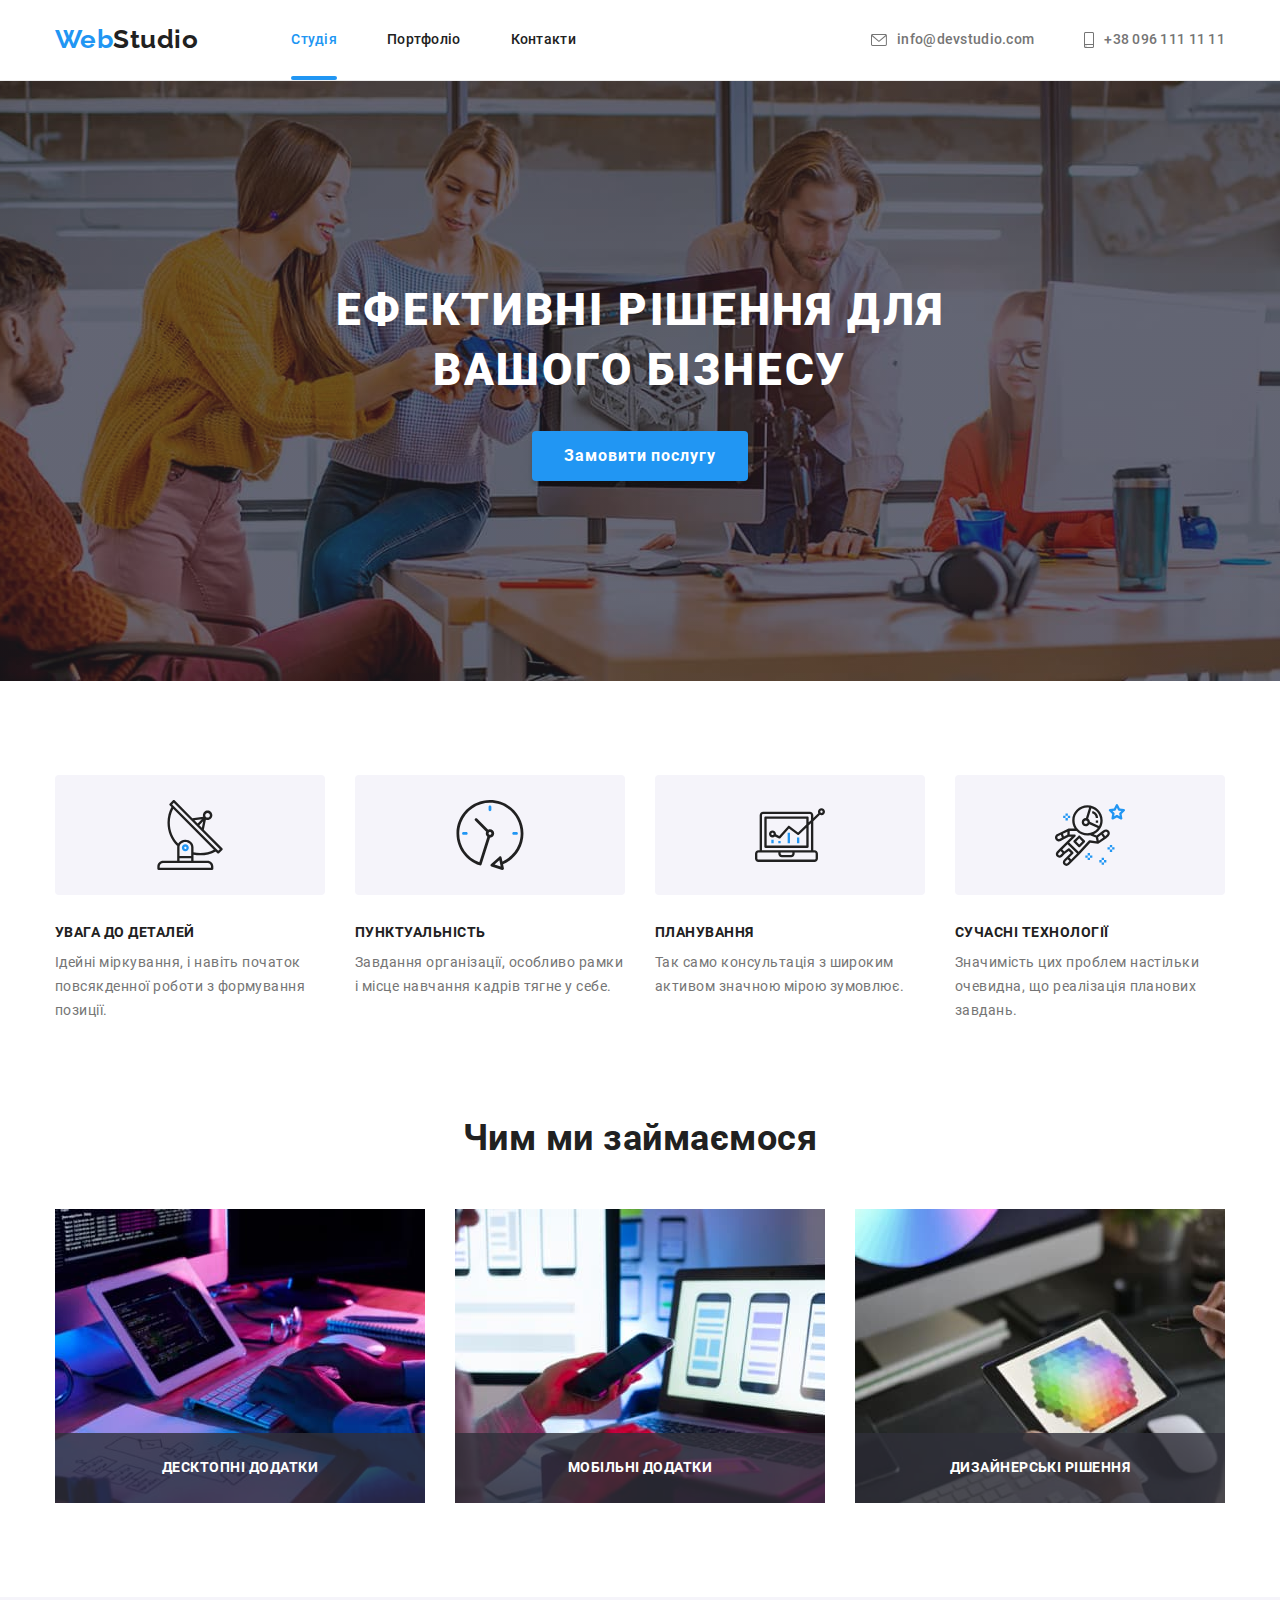
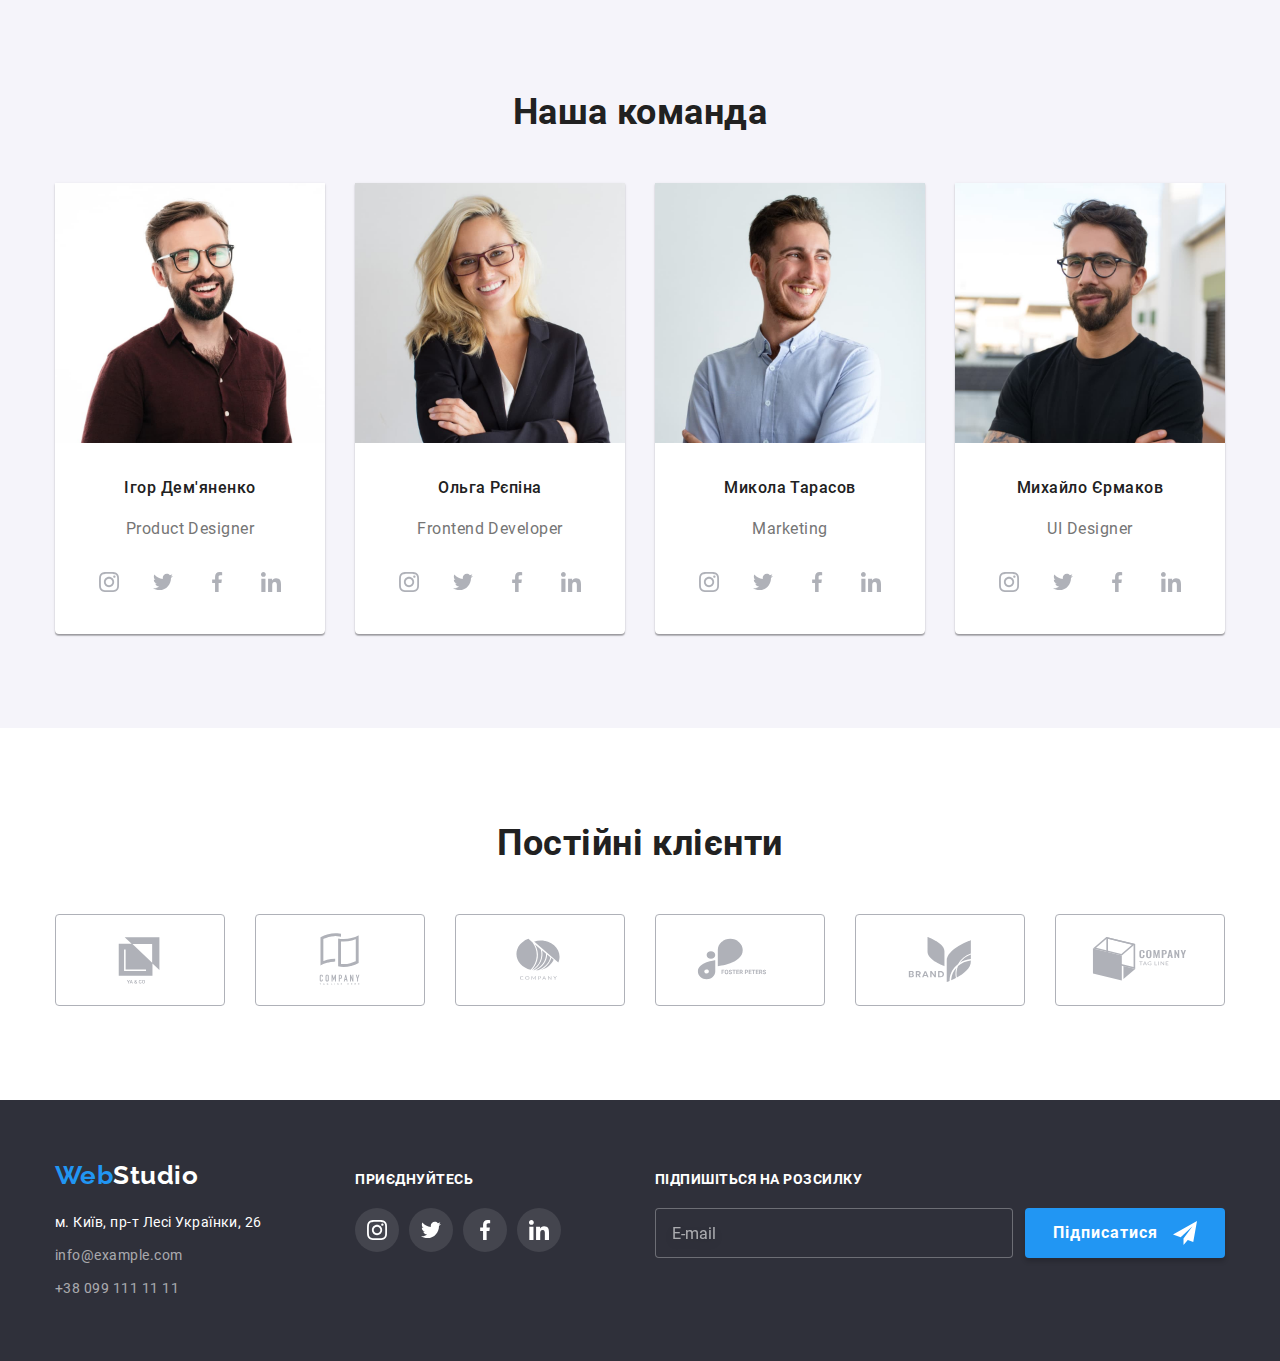
<file: index.html>
<!DOCTYPE html>
<html lang="uk">
<head>
    <meta charset="UTF-8">
    <meta http-equiv="X-UA-Compatible" content="IE=edge">
    <meta name="viewport" content="width=device-width, initial-scale=1.0">
    <title>Web-studio (Version 2.1)</title>
    <link rel="preconnect" href="https://fonts.googleapis.com">
    <link rel="preconnect" href="https://fonts.gstatic.com" crossorigin>
    <link rel="stylesheet" href="./css/main.min.css">
</head>
<body>
    <header class="header">
        <div class="container container__header">
            <nav class="header__page-nav">
            <a href="./index.html" class="logo logo_header" lang="en">
                <span class="logo__span">Web</span>Studio
            </a>
            <ul class="header__site-nav list">
                <li class="header__list-link"> <a href="./index.html" class="header__link header__link_current">Студія</a> </li>
                <li class="header__list-link"> <a href="./portfolio.html" class="header__link">Портфоліо</a> </li>
                <li class="header__list-link"> <a href="#" class="header__link">Контакти</a> </li>
            </ul>
            </nav>
            <ul class="header__site-nav list">
                <li class="header__list-link">
                    <a href="mailo:info@devstudio.com" class="header__link header__list-nav">
                        <svg width="16" height="12">
                        <use href="./images/icons.svg#icon-envelope" aria-label="іконка конвертик"></use>
                    </svg>
                    info@devstudio.com
                    </a>
                </li>
                <li class="header__list-link">
                    <a href="tel:+380961111111" class="header__link header__list-nav">
                        <svg width="10" height="16">
                        <use href="./images/icons.svg#icon-smartphone" aria-label="іконка смартфон"></use>
                    </svg> +38 096 111 11 11
                    </a>
                </li>
            </ul>
        </div>
     
    </header>
    <main>
        <section class="hero">
            <div class="container">    
            <h1 class="hero__title">Ефективні рішення для вашого бізнесу</h1>
            <button type="button" class="button" data-modal-open>Замовити послугу</button>
        </div>    
        </section>
        <!-- Особливості (заголовок відсутній на макеті,схований в css -селектор .visually-hidden) -->
        <section class="section">
            <div class="container">
            <h2 class="section__title visually-hidden">Особливості</h2>
            <ul class="list list_do">
                <li class="section__feature"> 
                    <div class="section__featuare-icon">
                    <svg class="section__fetuare-list-icon" width="70" height="70">
                        <use href="./images/icons.svg#icon-antenna" aria-label="іконка антена"></use>
                    </svg>
                    </div>
                    <h3 class="section__fetuare-list-title">Увага до деталей</h3>
                    <p class="section__fetuare-list-text">
                        Ідейні міркування, і навіть початок повсякденної роботи з формування позиції.
                    </p>
                </li>
                <li class="section__feature">
                    <div class="section__featuare-icon">
                    <svg class="section__fetuare-list-icon" width="70" height="70">
                        <use href="./images/icons.svg#icon-clock" aria-label="іконка часи"></use>
                    </svg>
                    </div>
                    <h3 class="section__fetuare-list-title">Пунктуальність</h3>
                    <p class="section__fetuare-list-text">
                        Завдання організації, особливо рамки і місце навчання кадрів тягне у себе.
                    </p>
                </li>
                <li class="section__feature">
                    <div class="section__featuare-icon">
                    <svg class="section__fetuare-list-icon" width="70" height="70">
                        <use href="./images/icons.svg#icon-diagram" aria-label="іконка антена"></use>
                    </svg>
                    </div>
                    <h3 class="section__fetuare-list-title">Планування</h3>
                    <p class="section__fetuare-list-text">
                        Так само консультація з широким активом значною мірою зумовлює.
                    </p>
                </li>
                <li class="section__feature">
                    <div class="section__featuare-icon">
                    <svg class="section__fetuare-list-icon" width="70" height="70">
                        <use href="./images/icons.svg#icon-astronaut" aria-label="іконка астронавт"></use>
                    </svg>
                    </div>
                    <h3 class="section__fetuare-list-title">Сучасні технології</h3>
                    <p class="section__fetuare-list-text">
                        Значимість цих проблем настільки очевидна, що реалізація планових завдань.
                    </p>
                </li>
            </ul>
            </div>
        </section>
        <!-- Чим займаємося -->
        <section class="section activity">
            <div class="container">
            <h2 class="section__title">Чим ми займаємося</h2>
            <ul class="list list_do">
                <li class="activity__photo">
                    <img src="./images/imgbox1.jpg" alt="компьютер з кодом на єкрані" width="370">
                    <div class="activity__box">
                        <p class="activity__text">Десктопні додатки</p>
                    </div>
                </li>
                <li class="activity__photo">
                    <img src="./images/box2.jpg" alt="телефон і ноутбук" width="370">
                    <div class="activity__box">
                        <p class="activity__text">Мобільні додатки</p>
                    </div>
                </li>
                <li class="activity__photo">
                    <img src="./images/box3.jpg" alt="планшет" width="370">
                    <div class="activity__box">
                        <p class="activity__text">Дизайнерські рішення</p>
                    </div>
                </li>
            </ul>
            </div>
        </section>
        <!-- Наша команда -->
        <section class="section team">
            <div class="container">
            <h2 class="section__title">Наша команда</h2>
            <ul class="list list_do">
                <li class="team__list">
                        <img src="./images/demjanenko.jpg" alt="Фото дизайнера продукту" width="270">
                        <div class="team__list-box">
                            <h3 class="team__list-title">Ігор Дем'яненко</h3>
                             <p class="team__list-text" lang="en">Product Designer</p>
                             <ul class="social-net social-net_mgn list">
                                <li class="social-net__item">
                                    <a href="#" class="social-net__link">
                                        <svg>
                                            <use href="./images/icons.svg#icon-instagram" aria-label="іконка інстаграма"></use>
                                        </svg>
                                    </a>
                                </li>
                                <li class="social-net__item">
                                    <a href="#" class="social-net__link">
                                        <svg>
                                            <use href="./images/icons.svg#icon-twiter" aria-label="іконка твітера"></use>
                                        </svg>
                                    </a>    
                                </li>
                                <li class="social-net__item">
                                    <a href="#" class="social-net__link">
                                        <svg>
                                            <use href="./images/icons.svg#icon-facebook" aria-label="іконка фейсбука"></use>
                                        </svg>
                                    </a>    
                                </li>
                                <li class="social-net__item">
                                    <a href="#" class="social-net__link">
                                        <svg>
                                            <use href="./images/icons.svg#icon-linkedin" aria-label="іконка линкедіна"></use>
                                        </svg>
                                    </a>    
                                </li>
                             </ul>
                        </div>
                </li>
                <li class="team__list">
                        <img src="./images/repina.jpg" alt="Фото фронтенд розробника" width="270">
                        <div class="team__list-box">
                            <h3 class="team__list-title">Ольга Рєпіна</h3>
                            <p class="team__list-text" lang="en">Frontend Developer</p>
                            <ul class="social-net social-net_mgn list">
                                <li class="social-net__item">
                                    <a href="#" class="social-net__link">
                                        <svg>
                                            <use href="./images/icons.svg#icon-instagram"></use>
                                        </svg>
                                    </a>
                                </li>
                                <li class="social-net__item">
                                    <a href="#" class="social-net__link">
                                        <svg>
                                            <use href="./images/icons.svg#icon-twiter"></use>
                                        </svg>
                                    </a>    
                                </li>
                                <li class="social-net__item">
                                    <a href="#" class="social-net__link">
                                        <svg>
                                            <use href="./images/icons.svg#icon-facebook"></use>
                                        </svg>
                                    </a>    
                                </li>
                                <li class="social-net__item">
                                    <a href="#" class="social-net__link">
                                        <svg>
                                            <use href="./images/icons.svg#icon-linkedin"></use>
                                        </svg>
                                    </a>    
                                </li>
                             </ul>
                        </div>
                </li>
                <li class="team__list">
                        <img src="./images/tarasov.jpg" alt="Фото маркетолога" width="270">
                        <div class="team__list-box">
                            <h3 class="team__list-title">Микола Тарасов</h3>
                            <p class="team__list-text" lang="en">Marketing</p>
                             <ul class="social-net social-net_mgn list">
                                <li class="social-net__item">
                                    <a href="#" class="social-net__link">
                                        <svg>
                                            <use href="./images/icons.svg#icon-instagram"></use>
                                        </svg>
                                    </a>
                                </li>
                                <li class="social-net__item">
                                    <a href="#" class="social-net__link">
                                        <svg>
                                            <use href="./images/icons.svg#icon-twiter"></use>
                                        </svg>
                                    </a>    
                                </li>
                                <li class="social-net__item">
                                    <a href="#" class="social-net__link">
                                        <svg>
                                            <use href="./images/icons.svg#icon-facebook"></use>
                                        </svg>
                                    </a>    
                                </li>
                                <li class="social-net__item">
                                    <a href="#" class="social-net__link">
                                        <svg>
                                            <use href="./images/icons.svg#icon-linkedin"></use>
                                        </svg>
                                    </a>    
                                </li>
                             </ul>                            
                        </div>
                </li>
                <li class="team__list">
                        <img src="./images/ermakov.jpg" alt="Фото дизайнера УІ" width="270">
                        <div class="team__list-box">
                            <h3 class="team__list-title">Михайло Єрмаков</h3>
                            <p class="team__list-text" lang="en">UI Designer</p>
                             <ul class="social-net social-net_mgn list">
                                <li class="social-net__item">
                                    <a href="#" class="social-net__link">
                                        <svg>
                                            <use href="./images/icons.svg#icon-instagram"></use>
                                        </svg>
                                    </a>
                                </li>
                                <li class="social-net__item">
                                    <a href="#" class="social-net__link">
                                        <svg>
                                            <use href="./images/icons.svg#icon-twiter"></use>
                                        </svg>
                                    </a>    
                                </li>
                                <li class="social-net__item">
                                    <a href="#" class="social-net__link">
                                        <svg>
                                            <use href="./images/icons.svg#icon-facebook"></use>
                                        </svg>
                                    </a>    
                                </li>
                                <li class="social-net__item">
                                    <a href="#" class="social-net__link">
                                        <svg>
                                            <use href="./images/icons.svg#icon-linkedin"></use>
                                        </svg>
                                    </a>    
                                </li>
                             </ul>                            
                        </div>
                </li>
            </ul>
            </div>
        </section>
        <!-- Постійні кліенти -->
        <section class="section">
            <div class="container">
                <h2 class="section__title">Постійні клієнти</h2>
                <ul class="list list_do">
                    <li class="section__client">
                        <a href="#" class="section__client-link">
                            <svg class="section__client-ikon">
                                <use href="./images/icons.svg#icon-client1" aria-label="іконка кліента"></use>
                            </svg>
                        </a>
                    </li>
                    <li class="section__client">
                        <a href="#" class="section__client-link">
                            <svg class="section__client-ikon">
                                <use href="./images/icons.svg#icon-client2" aria-label="іконка кліента"></use>
                            </svg>
                        </a>
                    </li>
                    <li class="section__client">
                        <a href="#" class="section__client-link">
                            <svg class="section__client-ikon">
                                <use href="./images/icons.svg#icon-client3" aria-label="іконка кліента"></use>
                            </svg>
                        </a>
                    </li>
                    <li class="section__client">
                        <a href="#" class="section__client-link">
                            <svg class="section__client-ikon">
                                <use href="./images/icons.svg#icon-client4" aria-label="іконка кліента"></use>
                            </svg>
                        </a>
                    </li>
                    <li class="section__client">
                        <a href="#" class="section__client-link">
                            <svg class="section__client-ikon">
                                <use href="./images/icons.svg#icon-client5" aria-label="іконка кліента"></use>
                            </svg>
                        </a>
                    </li>
                    <li class="section__client">
                        <a href="#" class="section__client-link">
                            <svg class="section__client-ikon">
                                <use href="./images/icons.svg#icon-client6" aria-label="іконка кліента"></use>
                            </svg>
                        </a>
                    </li>
                </ul>
            </div>
        </section>
        
    </main>
    <footer class="footer">
        <div class="container footer__content">
                <div>
                    <a href="./index.html" class="logo logo_footer" lang="en">
                        <span class="footer__logo-text"><span class="logo__span">Web</span>Studio</span>
                    </a>
                    <address>
                        <ul class="list">
                            <li class="footer__list-link">
                                <a href="https://goo.gl/maps/eBPXnMXbjHiN4jMv5" target="_blank" rel="noopener noreferrer nofollow" class="footer__link footer__address">
                                м. Київ, пр-т Лесі Українки, 26</a>
                                
                            </li>
                            <li class="footer__list-link">
                                <a href="mailto:info@example.com" class="footer__link footer__link_active">info@example.com</a> 
                            </li>
                            <li class="footer__list-link">
                                <a href="tel:+380991111111" class="footer__link footer__link_active">+38 099 111 11 11</a>
                            </li>
                        </ul>                                                    
                    </address>
                </div>
                <div>
                <h2 class="footer__social-net-title">приєднуйтесь</h2>
                <ul class="social-net social-net_jsfcon list">
                    <li class="social-net__item">
                        <a href="#" class="footer__social-link">
                            <svg class="footer__social-icon">
                                <use href="./images/icons.svg#icon-instagram"></use>
                            </svg>
                        </a>
                    </li>
                    <li class="social-net__item">
                        <a href="#" class="footer__social-link">
                            <svg class="footer__social-icon">
                                <use href="./images/icons.svg#icon-twiter"></use>
                            </svg>
                        </a>    
                    </li>
                    <li class="social-net__item">
                        <a href="#" class="footer__social-link">
                            <svg class="footer__social-icon">
                                <use href="./images/icons.svg#icon-facebook"></use>
                            </svg>
                        </a>    
                    </li>
                    <li class="social-net__item">
                        <a href="#" class="footer__social-link">
                            <svg class="footer__social-icon">
                                <use href="./images/icons.svg#icon-linkedin"></use>
                            </svg>
                        </a>    
                    </li>
                    </ul>                            
                </div>
                <form class="form-subscription">
                    <p class="form-subscription__text">Підпишіться на розсилку</p>
                    <div class="form-subscription__box">
                    <label class="label-footer">
                    <input type="email" name="f-email" class="form-subscription__input" placeholder="E-mail">
                    </label>
                    <button type="submit" class="form-subscription__button">Підписатися
                        <svg class="form-subscription__icon">
                        <use href="./images/icons.svg#icon-icon-send"></use>
                        </svg>
                    </button>
                    </div>
                </form>
        </div> 
    </footer>
    <div class="backdrop is-hidden" data-modal>
        <div class="modal">
            <button type="button" class="modal__button-close" data-modal-close>
                <svg class="modal__icon-close">
                    <use href="./images/icons.svg#icon-close-black" aria-label="кнопка хрестик"></use>
                </svg>
            </button>
            <b class="modal__title">Залиште свої дані, ми вам передзвонимо</b>
            <form name="form-modal" class="form-modal">
                <label class="form-modal__label">
                    <span class="form-modal__text-label">Ім'я</span> 
                    <div class="form-modal__box">
                        <input type="text" name="input-name" class="form-modal__input"/>
                        <svg class="form-modal__icon-input">
                            <use href="./images/icons.svg#icon-person-black"></use>
                        </svg>
                    </div>
                </label>
                <label class="form-modal__label">
                    <span class="form-modal__text-label">Телефон</span> 
                    <div class="form-modal__box">
                        <input type="tel" name="input-tel" class="form-modal__input" required/>
                        <svg class="form-modal__icon-input">
                            <use href="./images/icons.svg#icon-phone-black"></use>
                        </svg>
                    </div>
                </label>
                <label class="form-modal__label">
                    <span class="form-modal__text-label">Пошта</span>
                    <div class="form-modal__box"> 
                        <input type="email" name="input-mail" class="form-modal__input"/>
                        <svg class="form-modal__icon-input">
                                <use href="./images/icons.svg#icon-email-black"></use>
                        </svg>
                    </div>
                </label>
                <label class="form-modal__label">
                    <span class="form-modal__text-label">Коментар</span> 
                    <textarea name="comment" placeholder="Введіть текст" class="form-modal__textarea"></textarea>
                </label>
                <label class="form-modal__label form-modal__label-check">
                    <input type="checkbox" name="form-check" class="form-modal__check" required/>
                    <svg class="form-modal__icon-checkbox">
                        <use href="./images/icons.svg#icon-icon-check"></use>
                    </svg>
                    Погоджуюся з розсилкою та приймаю&nbsp;
                    <a href="#" class="form-modal__link-check">Умови договору</a>
                </label>
                <button type="submit" class="button form-modal__button">Відправити</button>
            </form>
        </div>
    </div>
<script src="./js/modal.js"></script>    
</body>
</html>
</file>
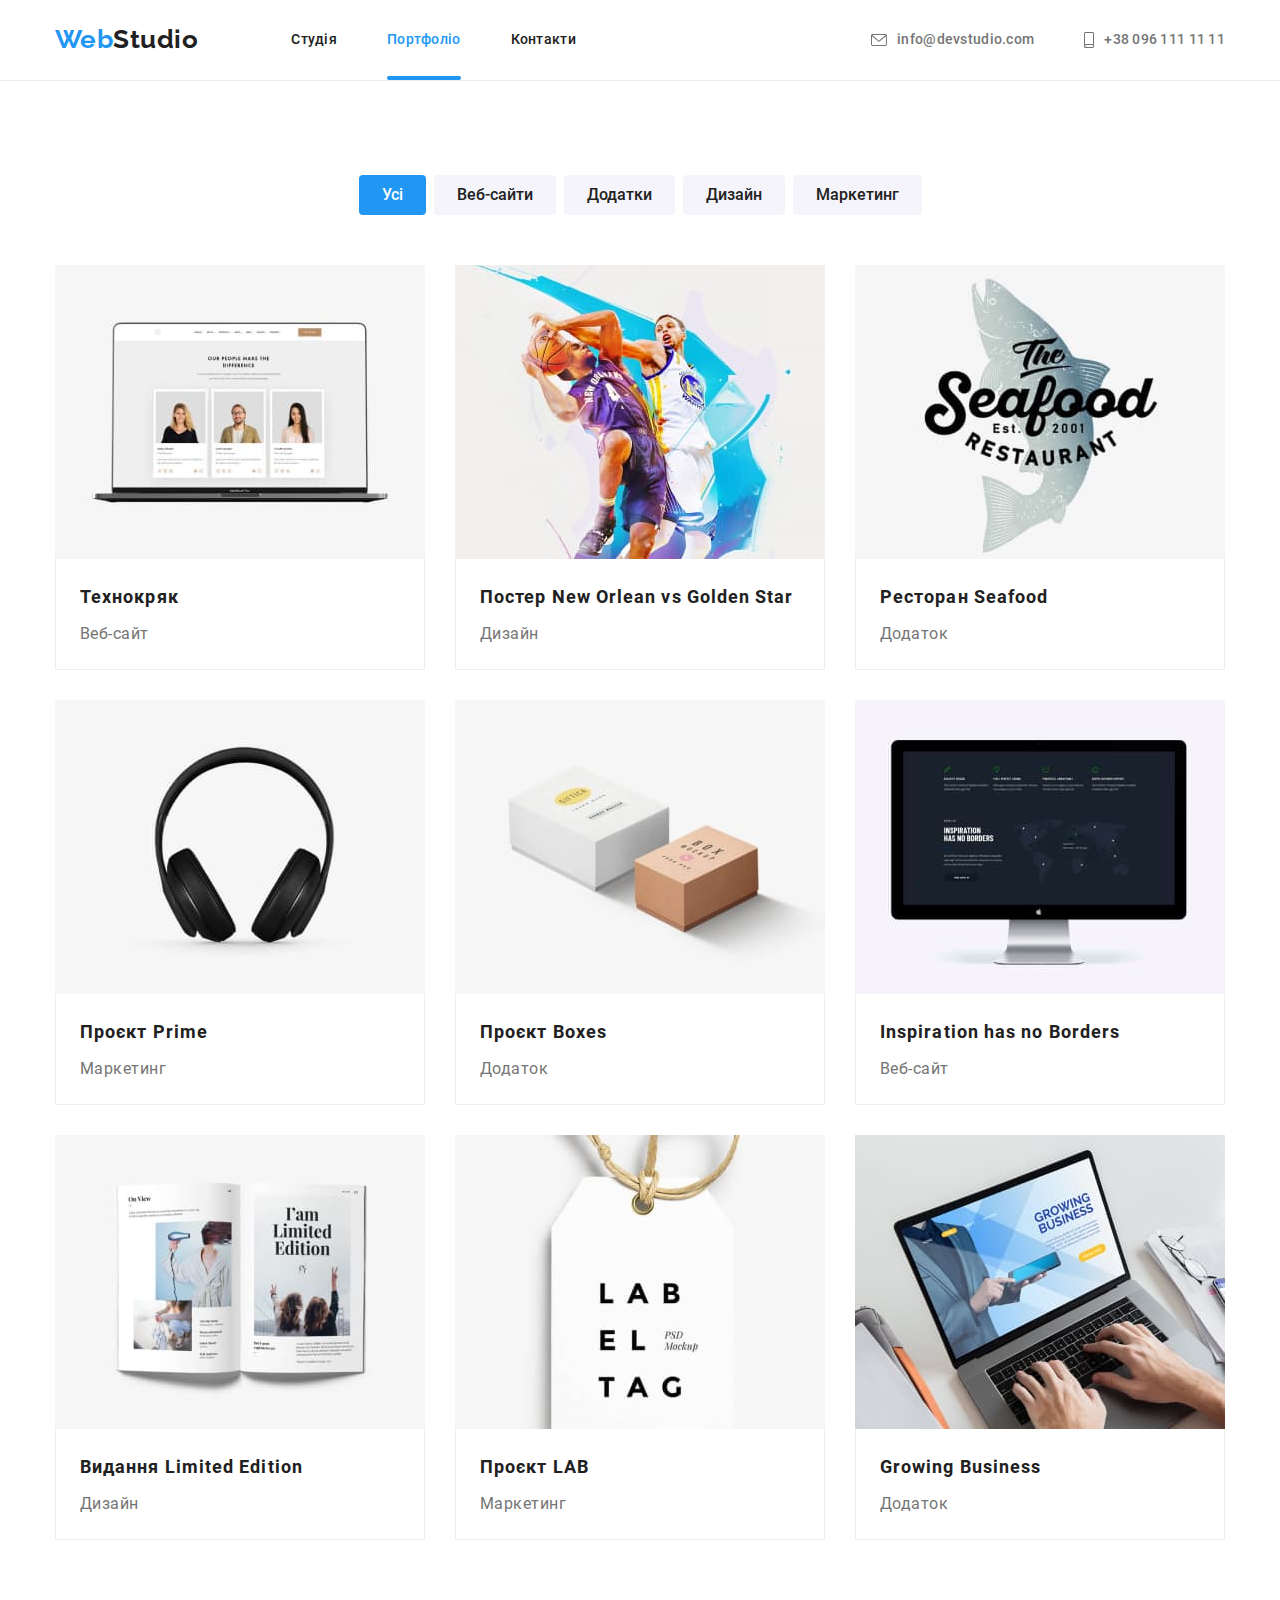
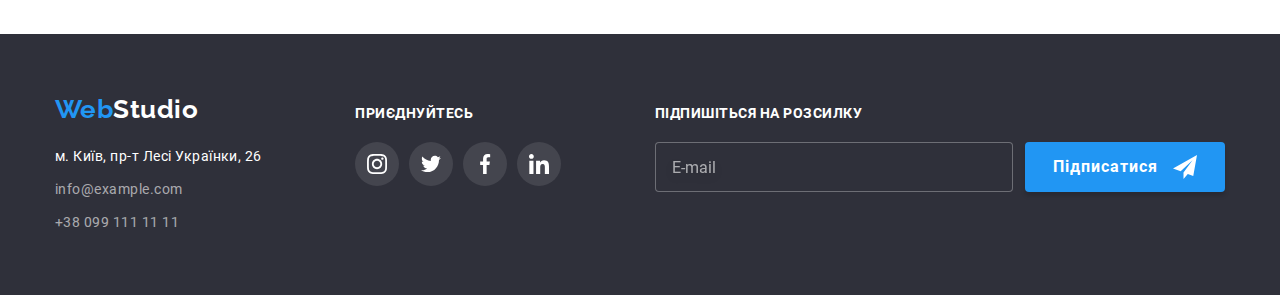
<file: portfolio.html>
<!DOCTYPE html>
<html lang="uk">
<head>
    <meta charset="UTF-8">
    <meta http-equiv="X-UA-Compatible" content="IE=edge">
    <meta name="viewport" content="width=device-width, initial-scale=1.0">
    <title>Portfolio</title>
    <link rel="preconnect" href="https://fonts.googleapis.com">
    <link rel="preconnect" href="https://fonts.gstatic.com" crossorigin>
    <link rel="stylesheet" href="./css/main.min.css">
</head>
<body>
    <header class="header">
        <div class="container container__header">
            <nav class="header__page-nav">
            <a href="./index.html" class="logo logo_header" lang="en">
                <span class="logo__span">Web</span>Studio
            </a>
            <ul class="header__site-nav list">
                <li class="header__list-link"> <a href="./index.html" class="header__link">Студія</a> </li>
                <li class="header__list-link"> <a href="./portfolio.html" class="header__link header__link_current">Портфоліо</a> </li>
                <li class="header__list-link"> <a href="#" class="header__link">Контакти</a> </li>
            </ul>
            </nav>
            <ul class="header__site-nav list">
                <li class="header__list-link">
                    <a href="mailo:info@devstudio.com" class="header__link header__list-nav">
                        <svg width="16" height="12">
                        <use href="./images/icons.svg#icon-envelope" aria-label="іконка конвертик"></use>
                    </svg>
                    info@devstudio.com
                    </a>
                </li>
                <li class="header__list-link">
                    <a href="tel:+380961111111" class="header__link header__list-nav">
                        <svg width="10" height="16">
                        <use href="./images/icons.svg#icon-smartphone" aria-label="іконка смартфон"></use>
                    </svg> +38 096 111 11 11
                    </a>
                </li>
            </ul>
        </div>
     
    </header>
    <main>
        <section class="section">
            <div class="container">
           <h1 class="visually-hidden">Наші роботи</h1> 
           <ul class="list filter">
            <li class="filter__item"><button type="button" class="filter__button primary">Усі</button></li>
            <li class="filter__item"><button type="button" class="filter__button">Веб-сайти</button></li>
            <li class="filter__item"><button type="button" class="filter__button">Додатки</button></li>  
            <li class="filter__item"><button type="button" class="filter__button">Дизайн</button></li>  
            <li class="filter__item"><button type="button" class="filter__button">Маркетинг</button></li>
           </ul>
           <ul class="list case-cards">
            <li class="case-cards__card">
                <a href="#" class="cardlink">
                    <div class="cardlink__box">
                        <img src="./images/web1.jpg" alt="фото веб-сайту" width="370">
                        <p class="cardlink__overlay">Ресурс пропонує комплексні пропозиції з різним рівнем функціоналу та сервісів. 
                            Все це дозволить відвідувачу отримати вичерпні відомості про компанію чи приватну особу.</p>
                    </div>
                    <div class="cardlink__descrpn">
                        <h2 class="cardlink__title">Технокряк</h2>
                        <p class="cardlink__text">Веб-сайт</p>
                    </div>
                </a>         
            </li>
              <li class="case-cards__card">
                <a href="#" class="cardlink">
                    <div class="cardlink__box">
                        <img src="./images/design1.jpg" alt="постер" width="370">
                        <p class="cardlink__overlay">Ресурс пропонує комплексні пропозиції з різним рівнем функціоналу та сервісів. 
                            Все це дозволить відвідувачу отримати вичерпні відомості про компанію чи приватну особу.</p>
                    </div>
                    <div class="cardlink__descrpn">
                        <h2 class="cardlink__title">Постер New Orlean vs Golden Star</h2>
                        <p class="cardlink__text">Дизайн</p>
                    </div>
                </a>                    
            </li>
            <li class="case-cards__card">
                <a href="#" class="cardlink">
                    <div class="cardlink__box">
                        <img src="./images/addition1.jpg" alt="фото додатку ресторану" width="370">
                        <p class="cardlink__overlay">Ресурс пропонує комплексні пропозиції з різним рівнем функціоналу та сервісів. 
                        Все це дозволить відвідувачу отримати вичерпні відомості про компанію чи приватну особу.</p>
                    </div>
                    <div class="cardlink__descrpn">
                        <h2 class="cardlink__title">Ресторан Seafood</h2>
                        <p class="cardlink__text">Додаток</p>
                    </div>       
                </a>                    
            </li>
            <li class="case-cards__card">
                <a href="#" class="cardlink">
                    <div class="cardlink__box">
                        <img src="./images/marketing1.jpg" alt="навушники" width="370">
                        <p class="cardlink__overlay">Ресурс пропонує комплексні пропозиції з різним рівнем функціоналу та сервісів. 
                        Все це дозволить відвідувачу отримати вичерпні відомості про компанію чи приватну особу.</p>
                    </div>    
                    <div class="cardlink__descrpn">
                        <h2 class="cardlink__title">Проєкт Prime</h2>
                        <p class="cardlink__text">Маркетинг</p>
                    </div>
                </a>                    
            </li>
              <li class="case-cards__card">
                <a href="#" class="cardlink">
                    <div class="cardlink__box">
                        <img src="./images/addition2.jpg" alt="фото додатку" width="370">
                        <p class="cardlink__overlay">Ресурс пропонує комплексні пропозиції з різним рівнем функціоналу та сервісів. 
                                Все це дозволить відвідувачу отримати вичерпні відомості про компанію чи приватну особу.</p>
                    </div>
                    <div class="cardlink__descrpn">
                        <h2 class="cardlink__title">Проєкт Boxes</h2>
                        <p class="cardlink__text">Додаток</p>
                    </div>
                </a>                    
            </li>
              <li class="case-cards__card">
                <a href="#" class="cardlink">
                    <div class="cardlink__box">
                        <img src="./images/web2.jpg" alt="монитор компьютера" width="370">
                        <p class="cardlink__overlay">Ресурс пропонує комплексні пропозиції з різним рівнем функціоналу та сервісів. 
                                Все це дозволить відвідувачу отримати вичерпні відомості про компанію чи приватну особу.</p>
                    </div>
                    <div class="cardlink__descrpn">
                        <h2 class="cardlink__title">Inspiration has no Borders</h2>
                        <p class="cardlink__text">Веб-сайт</p>
                    </div>
                </a>                    
            </li>
              <li class="case-cards__card">
                <a href="#" class="cardlink">
                    <div class="cardlink__box">
                        <img src="./images/design2.jpg" alt="розгорнута книга" width="370">
                        <p class="cardlink__overlay">Ресурс пропонує комплексні пропозиції з різним рівнем функціоналу та сервісів. 
                        Все це дозволить відвідувачу отримати вичерпні відомості про компанію чи приватну особу.</p>
                    </div>
                    <div class="cardlink__descrpn">
                        <h2 class="cardlink__title">Видання Limited Edition</h2>
                        <p class="cardlink__text">Дизайн</p>
                    </div>
                </a>                    
            </li>
              <li class="case-cards__card">
                <a href="#" class="cardlink">
                    <div class="cardlink__box">
                        <img src="./images/marketing2.jpg" alt="етикетка" width="370">
                        <p class="cardlink__overlay">Ресурс пропонує комплексні пропозиції з різним рівнем функціоналу та сервісів. 
                        Все це дозволить відвідувачу отримати вичерпні відомості про компанію чи приватну особу.</p>
                    </div>    
                    <div class="cardlink__descrpn">
                        <h2 class="cardlink__title">Проєкт LAB</h2>
                        <p class="cardlink__text">Маркетинг</p>
                    </div>                        
                </a>                    
            </li>
              <li class="case-cards__card">
                <a href="#" class="cardlink">
                    <div class="cardlink__box">
                        <img src="./images/addition3.jpg" alt="ноутбук" width="370">
                        <p class="cardlink__overlay">Ресурс пропонує комплексні пропозиції з різним рівнем функціоналу та сервісів. 
                                Все це дозволить відвідувачу отримати вичерпні відомості про компанію чи приватну особу.</p>
                    </div>
                    <div class="cardlink__descrpn">
                        <h2 class="cardlink__title">Growing Business</h2>
                        <p class="cardlink__text">Додаток</p>
                    </div>      
                </a>                                      
            </li>
           </ul>
           </div>
        </section>
    </main>
    <footer class="footer">
        <div class="container footer__content">
                <div>
                    <a href="./index.html" class="logo logo_footer" lang="en">
                        <span class="footer__logo-text"><span class="logo__span">Web</span>Studio</span>
                    </a>
                    <address>
                        <ul class="list">
                            <li class="footer__list-link">
                                <a href="https://goo.gl/maps/eBPXnMXbjHiN4jMv5" target="_blank" rel="noopener noreferrer nofollow" class="footer__link footer__address">
                                м. Київ, пр-т Лесі Українки, 26</a>
                                
                            </li>
                            <li class="footer__list-link">
                                <a href="mailto:info@example.com" class="footer__link footer__link_active">info@example.com</a> 
                            </li>
                            <li class="footer__list-link">
                                <a href="tel:+380991111111" class="footer__link footer__link_active">+38 099 111 11 11</a>
                            </li>
                        </ul>                                                    
                    </address>
                </div>
                <div>
                <h2 class="footer__social-net-title">приєднуйтесь</h2>
                <ul class="social-net social-net_jsfcon list">
                    <li class="social-net__item">
                        <a href="#" class="footer__social-link">
                            <svg class="footer__social-icon">
                                <use href="./images/icons.svg#icon-instagram"></use>
                            </svg>
                        </a>
                    </li>
                    <li class="social-net__item">
                        <a href="#" class="footer__social-link">
                            <svg class="footer__social-icon">
                                <use href="./images/icons.svg#icon-twiter"></use>
                            </svg>
                        </a>    
                    </li>
                    <li class="social-net__item">
                        <a href="#" class="footer__social-link">
                            <svg class="footer__social-icon">
                                <use href="./images/icons.svg#icon-facebook"></use>
                            </svg>
                        </a>    
                    </li>
                    <li class="social-net__item">
                        <a href="#" class="footer__social-link">
                            <svg class="footer__social-icon">
                                <use href="./images/icons.svg#icon-linkedin"></use>
                            </svg>
                        </a>    
                    </li>
                    </ul>                            
                </div>
                <form class="form-subscription">
                    <p class="form-subscription__text">Підпишіться на розсилку</p>
                    <div class="form-subscription__box">
                    <label class="label-footer">
                    <input type="email" name="f-email" class="form-subscription__input" placeholder="E-mail">
                    </label>
                    <button type="submit" class="form-subscription__button">Підписатися
                        <svg class="form-subscription__icon">
                        <use href="./images/icons.svg#icon-icon-send"></use>
                        </svg>
                    </button>
                    </div>
                </form>
        </div> 
    </footer>
</body>
</file>
<file: css/main.min.css>
@font-face{font-family:"Roboto";font-style:normal;font-weight:400;src:url("../fonts/roboto-v30-latin_cyrillic-regular.eot");src:local(""),url("../fonts/roboto-v30-latin_cyrillic-regular.eot?#iefix") format("embedded-opentype"),url("../fonts/roboto-v30-latin_cyrillic-regular.woff2") format("woff2"),url("../fonts/roboto-v30-latin_cyrillic-regular.woff") format("woff"),url("../fonts/roboto-v30-latin_cyrillic-regular.ttf") format("truetype"),url("../fonts/roboto-v30-latin_cyrillic-regular.svg#Roboto") format("svg")}@font-face{font-family:"Roboto";font-style:normal;font-weight:500;src:url("../fonts/roboto-v30-latin_cyrillic-500.eot");src:local(""),url("../fonts/roboto-v30-latin_cyrillic-500.eot?#iefix") format("embedded-opentype"),url("../fonts/roboto-v30-latin_cyrillic-500.woff2") format("woff2"),url("../fonts/roboto-v30-latin_cyrillic-500.woff") format("woff"),url("../fonts/roboto-v30-latin_cyrillic-500.ttf") format("truetype"),url("../fonts/roboto-v30-latin_cyrillic-500.svg#Roboto") format("svg")}@font-face{font-family:"Roboto";font-style:normal;font-weight:700;src:url("../fonts/roboto-v30-latin_cyrillic-700.eot");src:local(""),url("../fonts/roboto-v30-latin_cyrillic-700.eot?#iefix") format("embedded-opentype"),url("../fonts/roboto-v30-latin_cyrillic-700.woff2") format("woff2"),url("../fonts/roboto-v30-latin_cyrillic-700.woff") format("woff"),url("../fonts/roboto-v30-latin_cyrillic-700.ttf") format("truetype"),url("../fonts/roboto-v30-latin_cyrillic-700.svg#Roboto") format("svg")}@font-face{font-family:"Roboto";font-style:normal;font-weight:900;src:url("../fonts/roboto-v30-latin_cyrillic-900.eot");src:local(""),url("../fonts/roboto-v30-latin_cyrillic-900.eot?#iefix") format("embedded-opentype"),url("../fonts/roboto-v30-latin_cyrillic-900.woff2") format("woff2"),url("../fonts/roboto-v30-latin_cyrillic-900.woff") format("woff"),url("../fonts/roboto-v30-latin_cyrillic-900.ttf") format("truetype"),url("../fonts/roboto-v30-latin_cyrillic-900.svg#Roboto") format("svg")}@font-face{font-family:"Raleway";font-style:normal;font-weight:700;src:url("../fonts/raleway-v28-latin_cyrillic-700.eot");src:local(""),url("../fonts/raleway-v28-latin_cyrillic-700.eot?#iefix") format("embedded-opentype"),url("../fonts/raleway-v28-latin_cyrillic-700.woff2") format("woff2"),url("../fonts/raleway-v28-latin_cyrillic-700.woff") format("woff"),url("../fonts/raleway-v28-latin_cyrillic-700.ttf") format("truetype"),url("../fonts/raleway-v28-latin_cyrillic-700.svg#Raleway") format("svg")}/*! modern-normalize v1.1.0 | MIT License | https://github.com/sindresorhus/modern-normalize */*,::before,::after{box-sizing:border-box}html{-moz-tab-size:4;tab-size:4}html{line-height:1.15;-webkit-text-size-adjust:100%}body{margin:0}body{font-family:system-ui,-apple-system,"Segoe UI",Roboto,Helvetica,Arial,sans-serif,"Apple Color Emoji","Segoe UI Emoji"}hr{height:0;color:inherit}abbr[title]{text-decoration:underline dotted}b,strong{font-weight:bolder}code,kbd,samp,pre{font-family:ui-monospace,SFMono-Regular,Consolas,"Liberation Mono",Menlo,monospace;font-size:1em}small{font-size:80%}sub,sup{font-size:75%;line-height:0;position:relative;vertical-align:baseline}sub{bottom:-0.25em}sup{top:-0.5em}table{text-indent:0;border-color:inherit}button,input,optgroup,select,textarea{font-family:inherit;font-size:100%;line-height:1.15;margin:0}button,select{text-transform:none}button,[type=button],[type=reset],[type=submit]{-webkit-appearance:button}::-moz-focus-inner{border-style:none;padding:0}:-moz-focusring{outline:1px dotted ButtonText}:-moz-ui-invalid{box-shadow:none}legend{padding:0}progress{vertical-align:baseline}::-webkit-inner-spin-button,::-webkit-outer-spin-button{height:auto}[type=search]{-webkit-appearance:textfield;outline-offset:-2px}::-webkit-search-decoration{-webkit-appearance:none}::-webkit-file-upload-button{-webkit-appearance:button;font:inherit}summary{display:list-item}:root{--basic-text-color:#757575;--title-text-color:#212121;--secondary-text-color:#FFFFFF;--accent-color:#2196F3;--primary-bg-color:#FFFFFF;--basic-background-color:#F5F5F5;--secondary-background-color:#F5F4FA;--accent-background-color:#2F303A;--active-bg-color:#188CEB;--basic-border-color: #AFB1B8}body{font-family:"Roboto",sans-serif;letter-spacing:.03em;color:var(--basic-text-color);background:var(--primary-bg-color)}h1,h2,h3,p,ul{margin-top:0;margin-bottom:0}ul{padding:0}img{display:block;max-width:100%;height:auto}.container{width:1200px;padding-right:15px;padding-left:15px;margin-right:auto;margin-left:auto}.section{padding-top:94px;padding-bottom:94px}.section__title{margin-bottom:50px;font-weight:700;font-size:36px;line-height:1.17;text-align:center;color:var(--title-text-color)}.list{list-style:none}.list_do{display:flex;justify-content:space-between}.visually-hidden{position:absolute;white-space:nowrap;width:1px;height:1px;overflow:hidden;border:0;padding:0;clip:rect(0 0 0 0);clip-path:inset(50%);margin:-1px}.logo{display:inline-block;font-family:"Raleway",sans-serif;font-weight:700;font-size:26px;line-height:1.2;text-decoration:none}.logo_header{padding-top:24px;padding-bottom:25px;margin-right:93px;color:var(--title-text-color)}.logo_footer{margin-bottom:20px}.logo__span{color:var(--accent-color)}.header{border-bottom:1px solid #ececec}.container__header{display:flex;justify-content:space-between;align-items:center}.header__page-nav{display:flex}.header__site-nav{display:flex;align-items:center}.header__site-nav .header__list-link{position:relative}.header__site-nav .header__list-link:not(:last-child){margin-right:50px}.header__site-nav .header__link{display:inline-block;padding-top:32px;padding-bottom:32px;font-weight:500;font-size:14px;line-height:1.14;letter-spacing:.02em;color:var(--title-text-color);text-decoration:none;transition:color 250ms cubic-bezier(0.4, 0, 0.2, 1)}.header__site-nav .header__link:hover,.header__site-nav .header__link:focus{color:var(--accent-color)}.header__site-nav .header__list-nav{display:flex;align-items:center;gap:10px;color:var(--basic-text-color);fill:currentColor}.header__site-nav .header__link_current{color:var(--accent-color)}.header__site-nav .header__link_current::after{display:inline-block;position:absolute;left:0;bottom:0;content:"";width:100%;height:4px;background-color:var(--accent-color);border-radius:2px}.hero{max-width:1600px;height:600px;padding-top:200px;padding-bottom:280px;margin:0 auto;background-image:linear-gradient(to left, rgba(47, 48, 58, 0.4), rgba(47, 48, 58, 0.4)),url("../images/imghero.jpg");background-color:var(--accent-background-color);background-position:center;background-repeat:no-repeat;background-size:cover}.hero__title{width:696px;margin-right:auto;margin-left:auto;margin-bottom:30px;font-weight:900;font-size:44px;line-height:1.36;text-align:center;letter-spacing:.06em;text-transform:uppercase;color:var(--secondary-text-color)}.button{display:flex;justify-content:center;align-items:center;width:216px;height:50px;margin-right:auto;margin-left:auto;border:0;cursor:pointer;font-family:inherit;font-weight:700;font-size:16px;line-height:1.9;text-align:center;letter-spacing:.06em;color:var(--secondary-text-color);background-color:var(--accent-color);box-shadow:0px 4px 4px rgba(0,0,0,.15);border-radius:4px;transition:background-color 250ms cubic-bezier(0.4, 0, 0.2, 1)}.button:hover,.button:focus{background-color:var(--active-bg-color)}.section__feature{min-width:270px}.section__feature:not(:last-child){margin-right:30px}.section__featuare-icon{display:flex;justify-content:center;align-items:center;width:270px;height:120px;margin-bottom:30px;border-radius:4px;background:var(--secondary-background-color)}.section__fetuare-list-icon{display:block;margin-left:auto;margin-right:auto}.section__fetuare-list-title{margin-bottom:10px;font-weight:700;font-size:14px;line-height:1.14;text-transform:uppercase;color:var(--title-text-color)}.section__fetuare-list-text{font-size:14px;line-height:1.71}.activity{padding-top:0}.activity__photo{position:relative}.activity__photo:not(:last-child){margin-right:30px;max-width:370px}.activity__box{position:absolute;left:0;bottom:0;width:100%;height:70px;background:rgba(47,48,58,.8)}.activity__text{padding:27px 0;font-weight:700;font-size:14px;line-height:1.14;text-align:center;text-transform:uppercase;color:var(--primary-bg-color)}.team{background:var(--secondary-background-color)}.team__list{background:var(--primary-bg-color);box-shadow:0px 1px 3px rgba(0,0,0,.12),0px 1px 1px rgba(0,0,0,.14),0px 2px 1px rgba(0,0,0,.2);border-radius:0px 0px 4px 4px}.team__list:not(:last-child){margin-right:30px;max-width:270px}.team__list-box{padding:30px}.team__list-title{margin-bottom:10px;font-weight:500;font-size:16px;line-height:1.9;text-align:center;color:var(--title-text-color)}.team__list-text{font-size:16px;line-height:1.9;text-align:center}.social-net{display:flex;justify-content:center;align-items:center;gap:10px}.social-net_mgn{margin-top:16px}.social-net__item{width:44px;height:44px}.social-net__link{display:flex;width:100%;height:100%;color:var(--basic-border-color);background-color:var(--secondary-text-color);border-radius:50%;fill:currentColor;transition:color 250ms cubic-bezier(0.4, 0, 0.2, 1),background-color 250ms cubic-bezier(0.4, 0, 0.2, 1)}.social-net__link:hover,.social-net__link:focus{color:var(--primary-bg-color);background-color:var(--accent-color)}.section__client{width:170px;height:92px}.section__client:not(:last-child){margin-right:30px}.section__client-link{display:flex;align-items:center;justify-content:center;width:100%;height:100%;border:1px solid var(--basic-border-color);border-radius:4px;color:var(--basic-border-color);fill:currentColor;transition:color 250ms cubic-bezier(0.4, 0, 0.2, 1),border-color 250ms cubic-bezier(0.4, 0, 0.2, 1)}.section__client-link:hover,.section__client-link:focus{color:var(--accent-color);border-color:var(--accent-color)}.section__client-ikon{width:106px;height:60px}.footer{padding-top:60px;padding-bottom:60px;background-color:var(--accent-background-color)}.footer__content{display:flex;align-items:baseline;justify-content:space-between}.footer__list-link:not(:last-child){margin-bottom:9px}.footer__link{display:inline-block;font-style:normal;font-size:14px;line-height:1.71;color:rgba(255,255,255,.6);text-decoration:none;transition:color 1250ms cubic-bezier(0.4, 0, 0.2, 1)}.footer__logo-text,.footer__address{color:var(--secondary-text-color)}.footer__link_active:hover,.footer__link_active:focus{color:var(--accent-color)}.footer__social-net-title{margin-bottom:20px;font-weight:700;font-size:14px;line-height:1.14;text-transform:uppercase;color:var(--primary-bg-color)}.social-net_jsfcon{justify-content:flex-start}.footer__social-link{display:flex;width:100%;height:100%;color:var(--basic-border-color);background-color:rgba(255,255,255,.1);border-radius:50%;transition:background-color 250ms cubic-bezier(0.4, 0, 0.2, 1)}.footer__social-link:hover,.footer__social-link:focus{background-color:var(--accent-color)}.footer__social-icon{fill:var(--secondary-text-color)}.form-subscription{height:86px}.form-subscription__text{margin-bottom:20px;font-weight:700;font-size:14px;line-height:1.14;text-transform:uppercase;color:var(--primary-bg-color)}.form-subscription__box{display:flex;justify-content:right;align-items:center}.form-subscription__input{width:358px;height:50px;margin-right:12px;padding-left:16px;border:1px solid rgba(255,255,255,.3);background-color:var(--accent-background-color);border-radius:4px}.form-subscription__input::placeholder{font-size:16px;line-height:1.25;color:rgba(255,255,255,.6);filter:drop-shadow(0px 4px 4px rgba(0, 0, 0, 0.15))}.form-subscription__button{position:relative;width:200px;height:50px;padding:10px 28px;border:0;font-weight:700;font-size:16px;line-height:1.88;text-align:start;letter-spacing:.06em;color:var(--secondary-text-color);background-color:var(--accent-color);box-shadow:0px 4px 4px rgba(0,0,0,.15);border-radius:4px;transition:background-color 250ms cubic-bezier(0.4, 0, 0.2, 1)}.form-subscription__button:hover,.form-subscription__button:focus{background-color:var(--active-bg-color)}.form-subscription__icon{position:absolute;top:50%;right:28px;transform:translateY(-50%);width:24px;height:24px}.backdrop{position:fixed;top:0;left:0;background-color:rgba(0,0,0,.2);width:100%;height:100%;z-index:100;opacity:1;visibility:visible;pointer-events:auto;transition:opacity 250ms cubic-bezier(0.4, 0, 0.2, 1),visibility 250ms ease-in-out}.backdrop.is-hidden{opacity:0;visibility:hidden;pointer-events:none}.backdrop.is-hidden .modal{transform:translate(-50%, -50%) scale(0.9)}.modal{position:absolute;top:50%;left:50%;transform:translate(-50%, -50%) scale(1);width:528px;height:581px;background:var(--primary-bg-color);box-shadow:0px 1px 3px rgba(0,0,0,.12),0px 1px 1px rgba(0,0,0,.14),0px 2px 1px rgba(0,0,0,.2);border-radius:4px;transition:transform 250ms cubic-bezier(0.4, 0, 0.2, 1)}.modal__button-close{position:absolute;display:flex;justify-content:center;align-items:center;width:30px;height:30px;top:8px;right:8px;border:1px solid rgba(0,0,0,.1);border-radius:50%;background:var(--primary-bg-color);transition:fill 250ms cubic-bezier(0.4, 0, 0.2, 1)}.modal__button-close:hover,.modal__button-close:focus{fill:var(--accent-color)}.modal__icon-close{width:18px;height:18px}.modal__title{display:block;margin:40px 40px 12px 40px;font-weight:700;font-size:20px;line-height:1.15;text-align:center;color:var(--title-text-color)}.form-modal{padding:0 40px}.form-modal__label{display:block;margin-bottom:10px;font-size:12px;line-height:1.16;letter-spacing:.01em}.form-modal__text-label{display:block;margin-bottom:4px}.form-modal__box{position:relative}.form-modal__input{display:block;resize:none;width:448px;height:40px;padding-left:42px;outline:none;border:1px solid rgba(33,33,33,.2);border-radius:4px;transition:border-color 250ms cubic-bezier(0.4, 0, 0.2, 1)}.form-modal__input:focus,.form-modal__input:hover{border-color:var(--accent-color)}.form-modal__icon-input{position:absolute;width:18px;height:18px;top:50%;left:10px;transform:translateY(-50%);fill:var(--title-text-color);transition:fill 250ms cubic-bezier(0.4, 0, 0.2, 1)}.form-modal__input:focus+.form-modal__icon-input,.form-modal__input:hover+.form-modal__icon-input{fill:var(--active-bg-color)}.form-modal__textarea{display:block;width:448px;height:120px;padding:12px 16px;outline:none;border:1px solid rgba(33,33,33,.2);border-radius:4px;resize:none;transition:border-color 250ms cubic-bezier(0.4, 0, 0.2, 1)}.form-modal__textarea:focus,.form-modal__textarea:hover{border-color:var(--accent-color)}.form-modal__textarea::placeholder{color:rgba(117,117,117,.5)}.form-modal__label-check{display:flex;align-items:center;margin-top:20px;margin-bottom:30px;padding-left:12px;font-size:14px;line-height:1.71;color:var(--basic-text-color)}.form-modal__link-check{color:var(--accent-color)}.form-modal__icon-checkbox{width:16px;height:15px;border:1px solid #000;border-radius:2px;margin-right:7px}.form-modal__check:focus+.form-modal__icon-checkbox{box-shadow:0 0 0 2px var(--accent-color)}.form-modal__check:checked+.form-modal__icon-checkbox{background-color:var(--accent-color);border:none}.form-modal__check:not(focus)+.form-modal__icon-checkbox{box-shadow:none}.form-modal__check{position:absolute;appearance:none}.form-modal__button{margin:auto;padding:0;width:200px}.form-modal__button:hover,.form-modal__button:focus{background-color:var(--active-bg-color)}.filter{display:flex;justify-content:center;align-items:center;margin-bottom:50px}.filter__item:not(:last-child){margin-right:8px}.filter__button{padding-top:6px;padding-right:22px;padding-bottom:6px;padding-left:22px;border:1px solid rgba(0,0,0,0);border-radius:4px;font-family:inherit;font-weight:500;font-size:16px;line-height:1.62;text-align:center;color:var(--title-text-color);background-color:var(--secondary-background-color);cursor:pointer;box-shadow:none;transition:color 250ms cubic-bezier(0.4, 0, 0.2, 1),background-color 250ms cubic-bezier(0.4, 0, 0.2, 1),box-shadow 250ms cubic-bezier(0.4, 0, 0.2, 1)}.filter__button:hover,.filter__button:focus{color:var(--secondary-text-color);background:var(--accent-color);box-shadow:0px 3px 1px rgba(0,0,0,.1),0px 1px 2px rgba(0,0,0,.08),0px 2px 2px rgba(0,0,0,.12);border-radius:4px}.filter__button.primary{color:var(--secondary-text-color);background:var(--accent-color)}.case-cards{display:flex;flex-wrap:wrap;justify-content:space-between;gap:30px}.case-cards__card{max-width:370px;flex-basis:calc((100% - 60px)/3)}.cardlink{display:inline-block;text-decoration:none;color:inherit;box-shadow:none;transition:box-shadow 250ms cubic-bezier(0.4, 0, 0.2, 1)}.cardlink:hover,.cardlink:focus{box-shadow:0px 1px 1px rgba(0,0,0,.12),0px 4px 4px rgba(0,0,0,.06),1px 4px 6px rgba(0,0,0,.16)}.cardlink__box{position:relative;overflow:hidden}.cardlink__overlay{position:absolute;top:0;left:0;width:100%;height:100%;padding:63px 24px;font-size:18px;line-height:1.56;color:var(--secondary-text-color);background:rgba(33,150,243,.9);transform:translateY(100%);transition:transform 250ms cubic-bezier(0.4, 0, 0.2, 1);margin-top:1px}.cardlink:hover .cardlink__overlay,.cardlink:focus .cardlink__overlay{transform:translateY(0)}.cardlink__descrpn{padding-right:24px;padding-left:24px;padding-top:20px;padding-bottom:20px;border:1px solid #eee;border-top:0;background:var(--primary-bg-color)}.cardlink__title{margin-bottom:4px;font-weight:700;font-size:18px;line-height:2;letter-spacing:.06em;color:var(--title-text-color)}.cardlink__text{font-size:16px;line-height:1.88}/*# sourceMappingURL=main.min.css.map */
</file>
